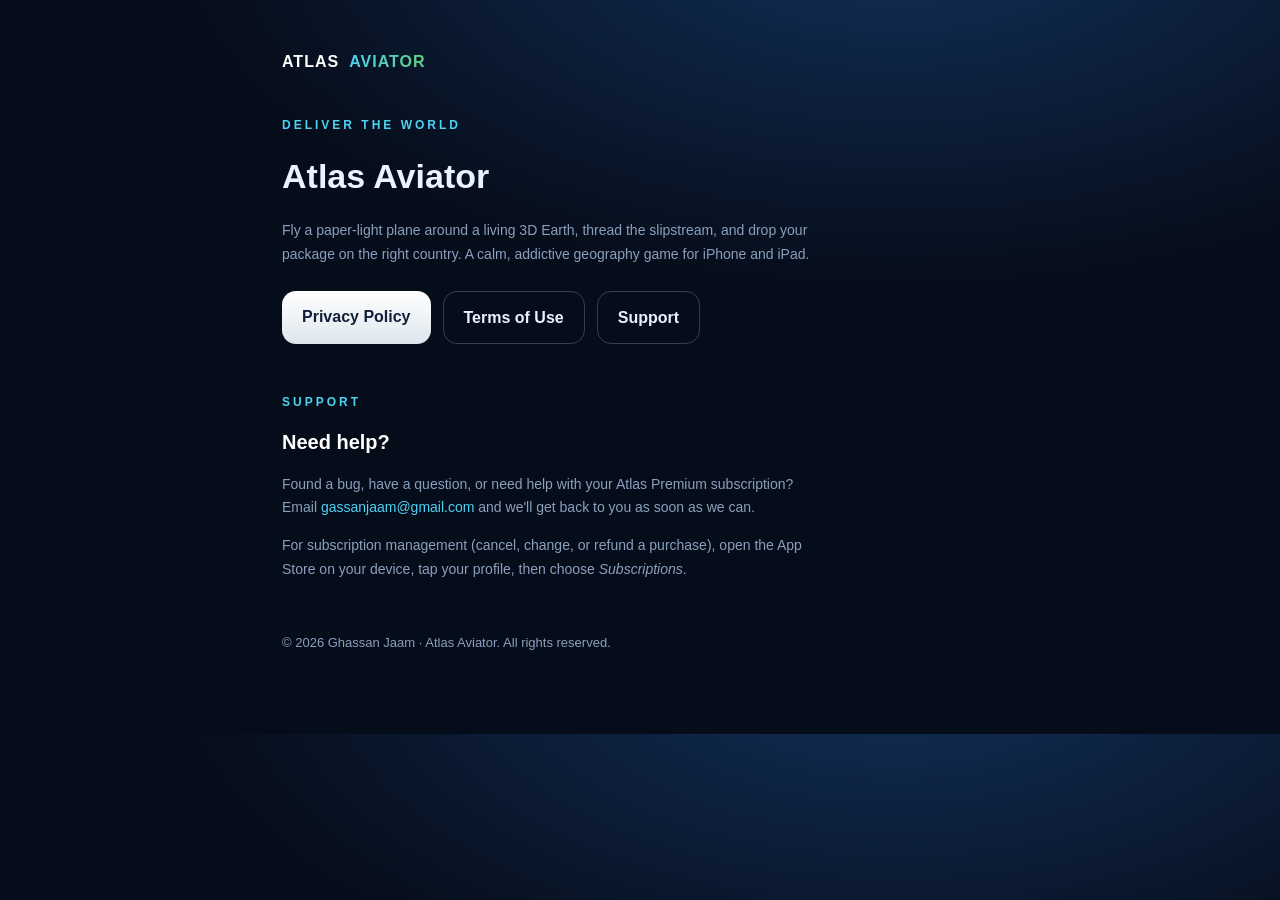
<file: index.html>
<!DOCTYPE html>
<html lang="en">
<head>
  <meta charset="UTF-8" />
  <meta name="viewport" content="width=device-width, initial-scale=1.0" />
  <title>Atlas Aviator</title>
  <meta name="description" content="Atlas Aviator — fly a plane around a 3D Earth and deliver packages to countries around the world." />
  <link rel="stylesheet" href="styles.css" />
</head>
<body>
  <main class="wrap">
    <a class="brand" href="./"><span class="a">ATLAS</span><span class="b">AVIATOR</span></a>

    <p class="kicker" style="margin-top:40px;">Deliver the world</p>
    <h1>Atlas Aviator</h1>
    <p class="muted" style="max-width:540px;">
      Fly a paper-light plane around a living 3D Earth, thread the slipstream, and
      drop your package on the right country. A calm, addictive geography game for
      iPhone and iPad.
    </p>

    <div class="links">
      <a class="btn" href="privacy.html">Privacy Policy</a>
      <a class="btn ghost" href="terms.html">Terms of Use</a>
      <a class="btn ghost" href="support.html">Support</a>
    </div>

    <section id="support" style="margin-top:48px;max-width:540px;">
      <p class="kicker">Support</p>
      <h2 style="margin:6px 0 12px;">Need help?</h2>
      <p class="muted">
        Found a bug, have a question, or need help with your Atlas Premium
        subscription? Email
        <a href="mailto:gassanjaam@gmail.com">gassanjaam@gmail.com</a>
        and we'll get back to you as soon as we can.
      </p>
      <p class="muted" style="margin-top:10px;">
        For subscription management (cancel, change, or refund a purchase),
        open the App Store on your device, tap your profile, then choose
        <em>Subscriptions</em>.
      </p>
    </section>

    <footer>
      © 2026 Ghassan Jaam · Atlas Aviator. All rights reserved.
    </footer>
  </main>
</body>
</html>
</file>
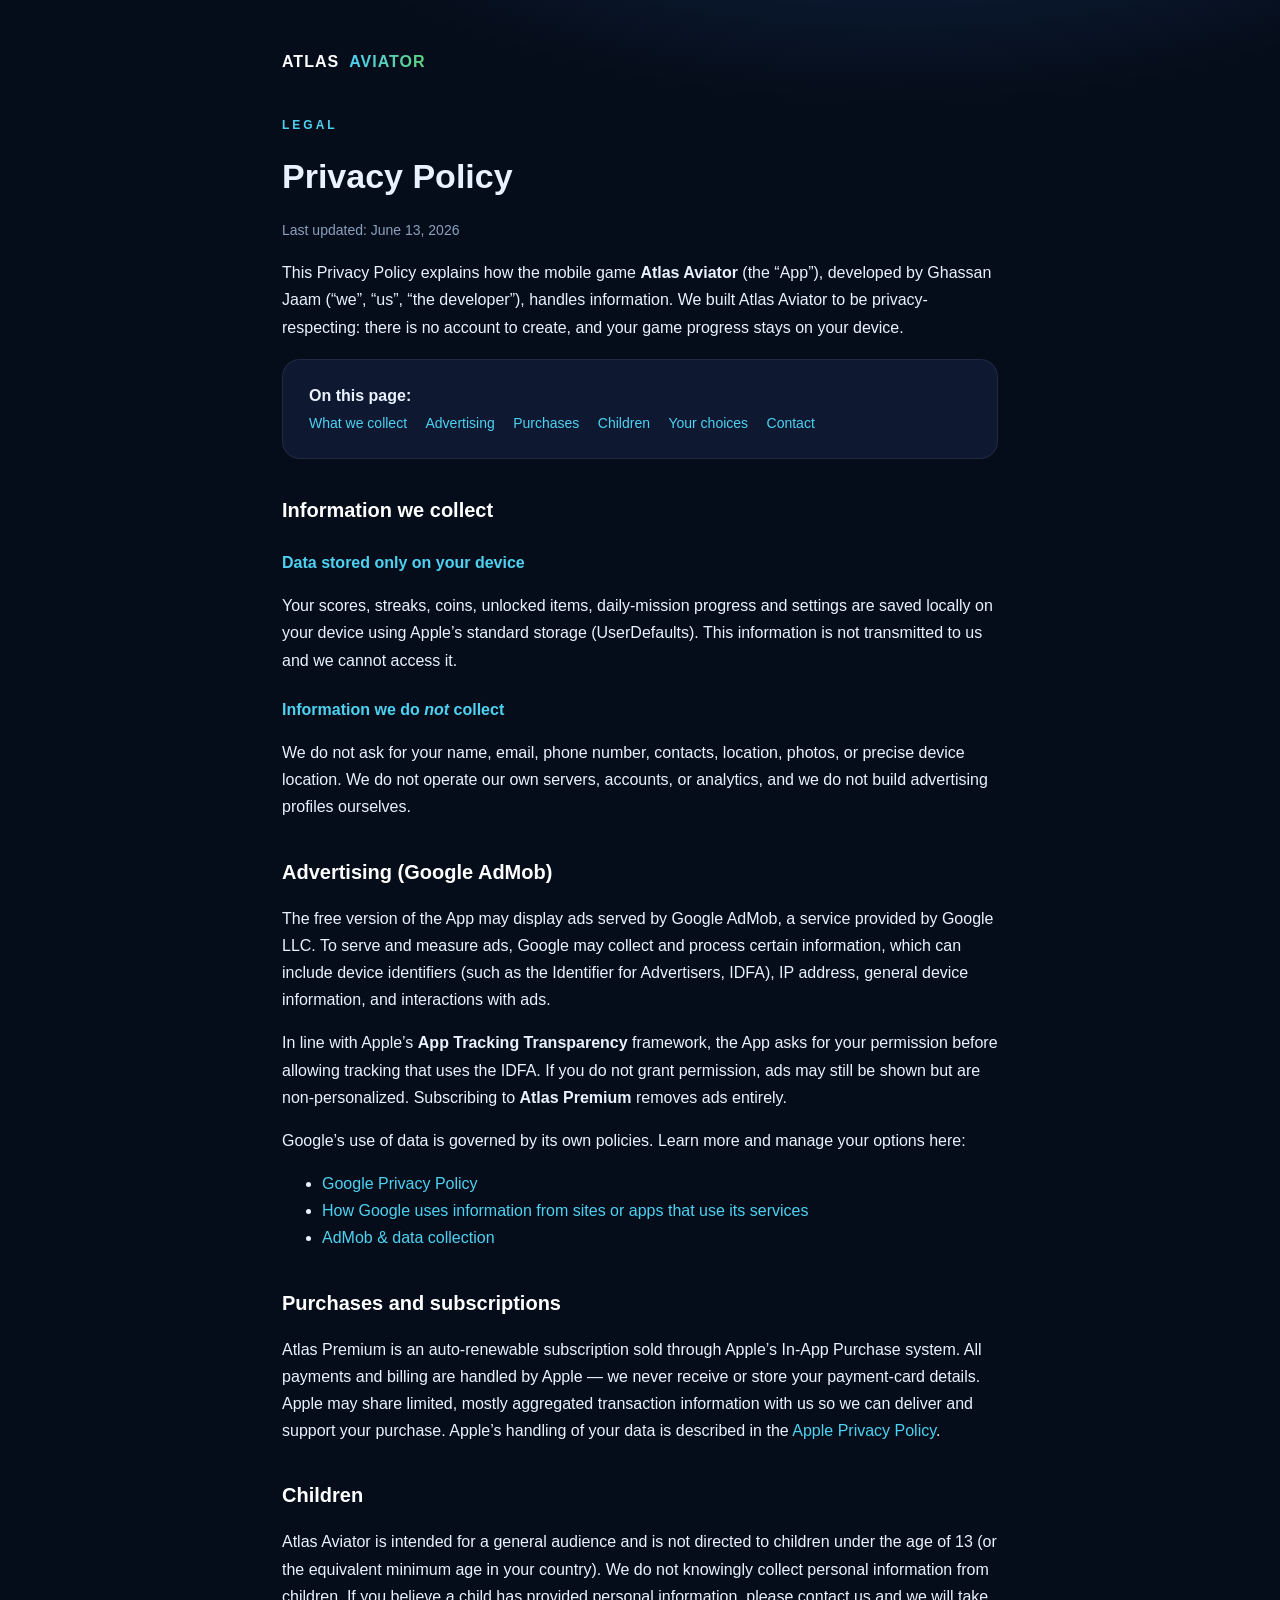
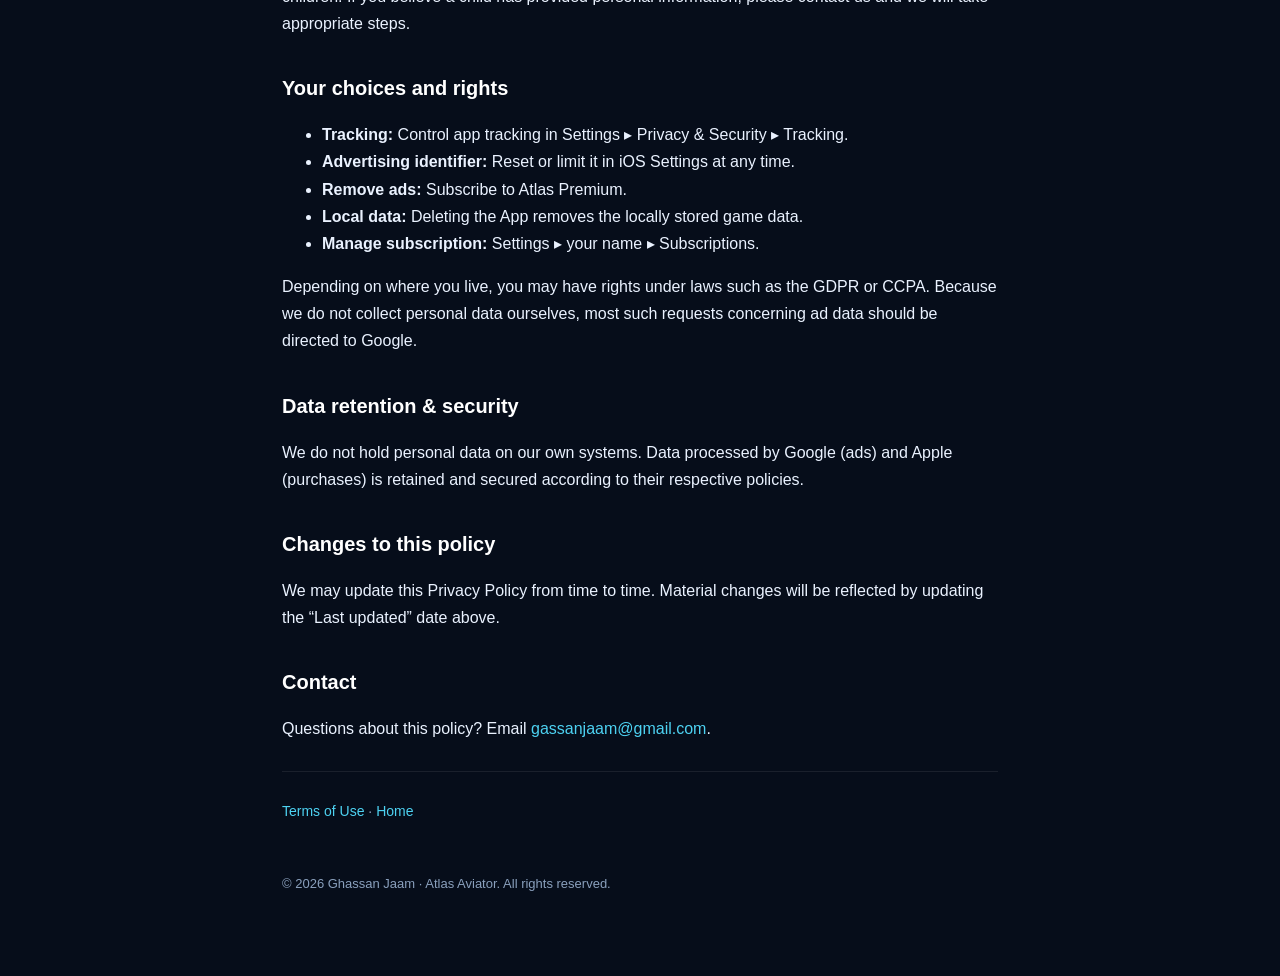
<file: privacy.html>
<!DOCTYPE html>
<html lang="en">
<head>
  <meta charset="UTF-8" />
  <meta name="viewport" content="width=device-width, initial-scale=1.0" />
  <title>Privacy Policy — Atlas Aviator</title>
  <link rel="stylesheet" href="styles.css" />
</head>
<body>
  <main class="wrap">
    <a class="brand" href="./"><span class="a">ATLAS</span><span class="b">AVIATOR</span></a>

    <p class="kicker" style="margin-top:40px;">Legal</p>
    <h1>Privacy Policy</h1>
    <p class="muted">Last updated: June 13, 2026</p>

    <p>
      This Privacy Policy explains how the mobile game <strong>Atlas Aviator</strong>
      (the “App”), developed by Ghassan Jaam (“we”, “us”, “the developer”), handles
      information. We built Atlas Aviator to be privacy-respecting: there is no account
      to create, and your game progress stays on your device.
    </p>

    <div class="card toc">
      <strong>On this page:</strong><br />
      <a href="#collect">What we collect</a>
      <a href="#ads">Advertising</a>
      <a href="#purchases">Purchases</a>
      <a href="#children">Children</a>
      <a href="#choices">Your choices</a>
      <a href="#contact">Contact</a>
    </div>

    <h2 id="collect">Information we collect</h2>

    <h3>Data stored only on your device</h3>
    <p>
      Your scores, streaks, coins, unlocked items, daily-mission progress and
      settings are saved locally on your device using Apple’s standard storage
      (UserDefaults). This information is not transmitted to us and we cannot access it.
    </p>

    <h3>Information we do <em>not</em> collect</h3>
    <p>
      We do not ask for your name, email, phone number, contacts, location, photos,
      or precise device location. We do not operate our own servers, accounts, or
      analytics, and we do not build advertising profiles ourselves.
    </p>

    <h2 id="ads">Advertising (Google AdMob)</h2>
    <p>
      The free version of the App may display ads served by Google AdMob, a service
      provided by Google LLC. To serve and measure ads, Google may collect and process
      certain information, which can include device identifiers (such as the Identifier
      for Advertisers, IDFA), IP address, general device information, and interactions
      with ads.
    </p>
    <p>
      In line with Apple’s <strong>App Tracking Transparency</strong> framework, the App
      asks for your permission before allowing tracking that uses the IDFA. If you do not
      grant permission, ads may still be shown but are non-personalized. Subscribing to
      <strong>Atlas Premium</strong> removes ads entirely.
    </p>
    <p>
      Google’s use of data is governed by its own policies. Learn more and manage your
      options here:
    </p>
    <ul>
      <li><a href="https://policies.google.com/privacy" target="_blank" rel="noopener">Google Privacy Policy</a></li>
      <li><a href="https://policies.google.com/technologies/partner-sites" target="_blank" rel="noopener">How Google uses information from sites or apps that use its services</a></li>
      <li><a href="https://support.google.com/admob/answer/6128543" target="_blank" rel="noopener">AdMob &amp; data collection</a></li>
    </ul>

    <h2 id="purchases">Purchases and subscriptions</h2>
    <p>
      Atlas Premium is an auto-renewable subscription sold through Apple’s In-App
      Purchase system. All payments and billing are handled by Apple — we never receive
      or store your payment-card details. Apple may share limited, mostly aggregated
      transaction information with us so we can deliver and support your purchase. Apple’s
      handling of your data is described in the
      <a href="https://www.apple.com/legal/privacy/" target="_blank" rel="noopener">Apple Privacy Policy</a>.
    </p>

    <h2 id="children">Children</h2>
    <p>
      Atlas Aviator is intended for a general audience and is not directed to children
      under the age of 13 (or the equivalent minimum age in your country). We do not
      knowingly collect personal information from children. If you believe a child has
      provided personal information, please contact us and we will take appropriate steps.
    </p>

    <h2 id="choices">Your choices and rights</h2>
    <ul>
      <li><strong>Tracking:</strong> Control app tracking in Settings ▸ Privacy &amp; Security ▸ Tracking.</li>
      <li><strong>Advertising identifier:</strong> Reset or limit it in iOS Settings at any time.</li>
      <li><strong>Remove ads:</strong> Subscribe to Atlas Premium.</li>
      <li><strong>Local data:</strong> Deleting the App removes the locally stored game data.</li>
      <li><strong>Manage subscription:</strong> Settings ▸ your name ▸ Subscriptions.</li>
    </ul>
    <p>
      Depending on where you live, you may have rights under laws such as the GDPR or
      CCPA. Because we do not collect personal data ourselves, most such requests
      concerning ad data should be directed to Google.
    </p>

    <h2>Data retention &amp; security</h2>
    <p>
      We do not hold personal data on our own systems. Data processed by Google (ads)
      and Apple (purchases) is retained and secured according to their respective policies.
    </p>

    <h2>Changes to this policy</h2>
    <p>
      We may update this Privacy Policy from time to time. Material changes will be
      reflected by updating the “Last updated” date above.
    </p>

    <h2 id="contact">Contact</h2>
    <p>
      Questions about this policy? Email
      <a href="mailto:gassanjaam@gmail.com">gassanjaam@gmail.com</a>.
    </p>

    <hr />
    <p class="muted">
      <a href="terms.html">Terms of Use</a> · <a href="./">Home</a>
    </p>
    <footer>© 2026 Ghassan Jaam · Atlas Aviator. All rights reserved.</footer>
  </main>
</body>
</html>
</file>
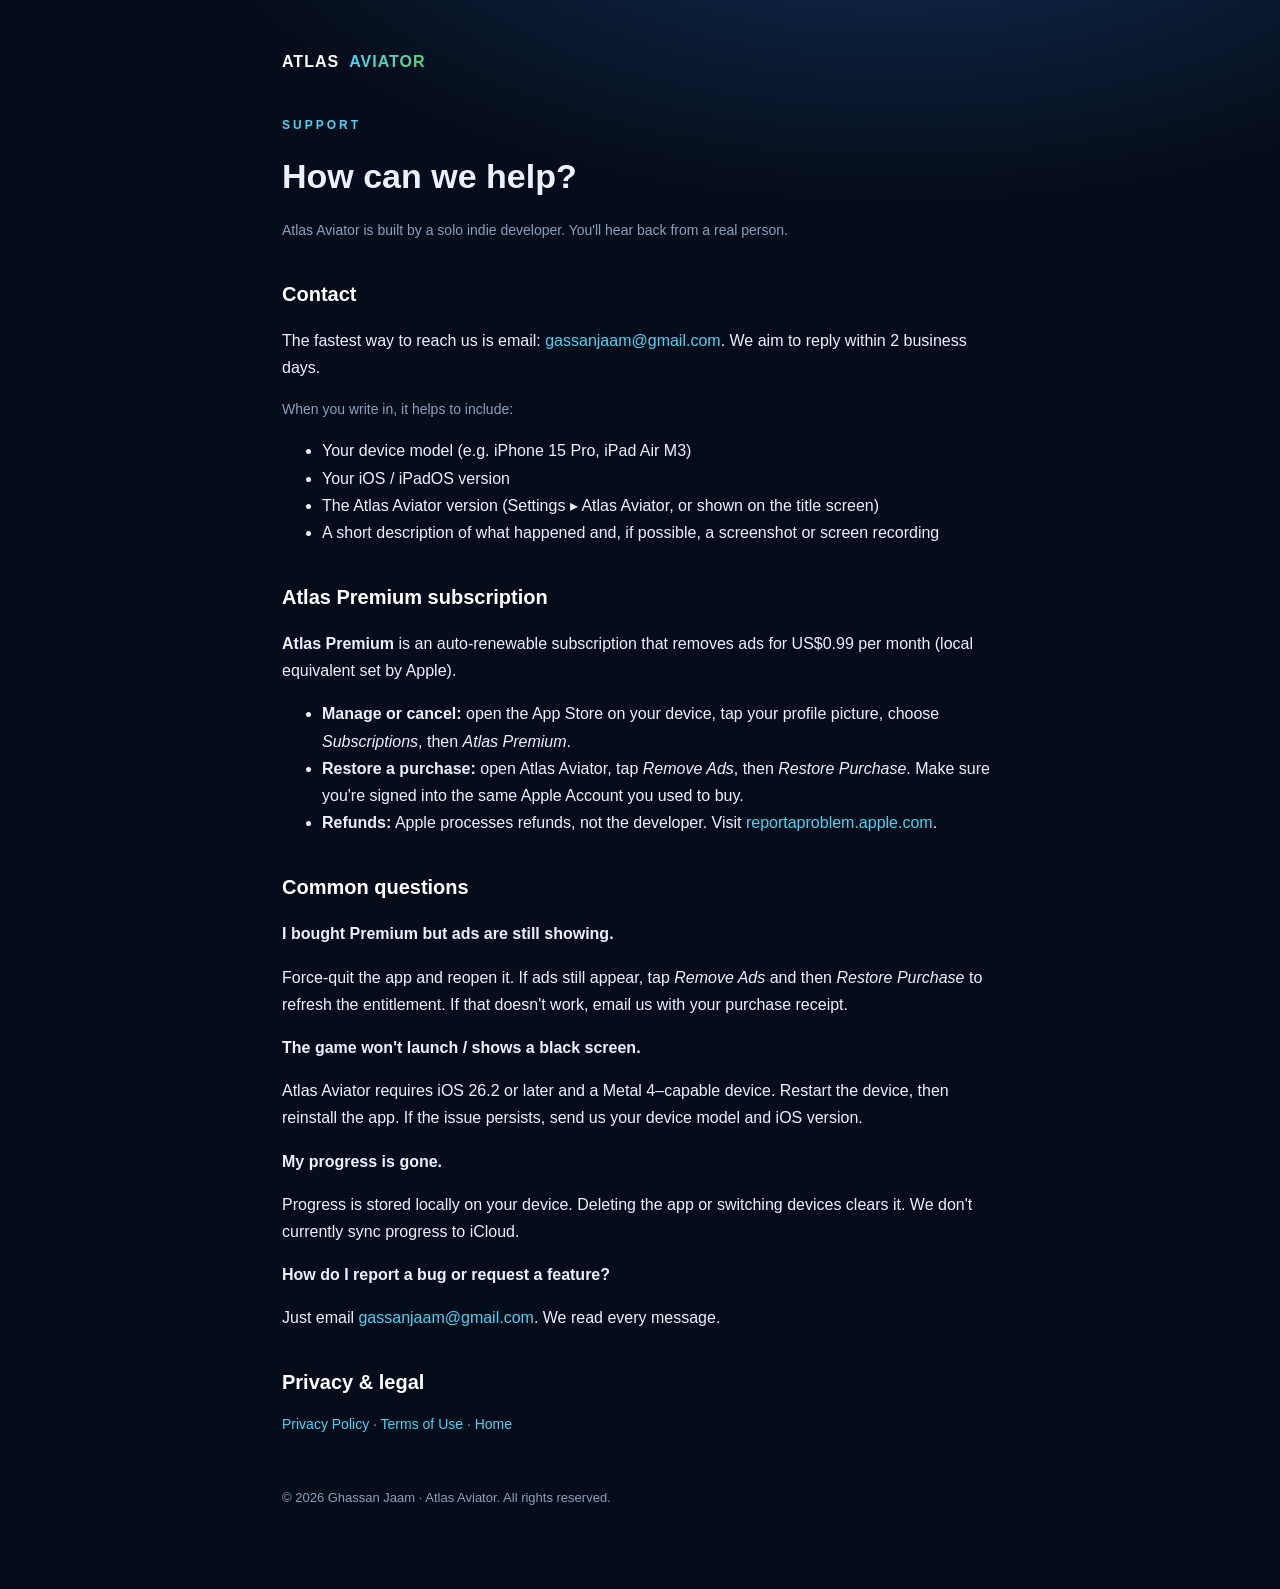
<file: support.html>
<!DOCTYPE html>
<html lang="en">
<head>
  <meta charset="UTF-8" />
  <meta name="viewport" content="width=device-width, initial-scale=1.0" />
  <title>Support — Atlas Aviator</title>
  <meta name="description" content="Get help with Atlas Aviator — bug reports, questions, and Atlas Premium subscription support." />
  <link rel="stylesheet" href="styles.css" />
</head>
<body>
  <main class="wrap">
    <a class="brand" href="./"><span class="a">ATLAS</span><span class="b">AVIATOR</span></a>

    <p class="kicker" style="margin-top:40px;">Support</p>
    <h1>How can we help?</h1>
    <p class="muted">
      Atlas Aviator is built by a solo indie developer. You'll hear back from a real person.
    </p>

    <h2>Contact</h2>
    <p>
      The fastest way to reach us is email:
      <a href="mailto:gassanjaam@gmail.com">gassanjaam@gmail.com</a>.
      We aim to reply within 2 business days.
    </p>
    <p class="muted">
      When you write in, it helps to include:
    </p>
    <ul>
      <li>Your device model (e.g. iPhone 15 Pro, iPad Air M3)</li>
      <li>Your iOS / iPadOS version</li>
      <li>The Atlas Aviator version (Settings ▸ Atlas Aviator, or shown on the title screen)</li>
      <li>A short description of what happened and, if possible, a screenshot or screen recording</li>
    </ul>

    <h2>Atlas Premium subscription</h2>
    <p>
      <strong>Atlas Premium</strong> is an auto-renewable subscription that removes
      ads for US$0.99 per month (local equivalent set by Apple).
    </p>
    <ul>
      <li><strong>Manage or cancel:</strong> open the App Store on your device, tap your profile picture, choose <em>Subscriptions</em>, then <em>Atlas Premium</em>.</li>
      <li><strong>Restore a purchase:</strong> open Atlas Aviator, tap <em>Remove Ads</em>, then <em>Restore Purchase</em>. Make sure you're signed into the same Apple Account you used to buy.</li>
      <li><strong>Refunds:</strong> Apple processes refunds, not the developer. Visit <a href="https://reportaproblem.apple.com" target="_blank" rel="noopener">reportaproblem.apple.com</a>.</li>
    </ul>

    <h2>Common questions</h2>
    <p><strong>I bought Premium but ads are still showing.</strong></p>
    <p>
      Force-quit the app and reopen it. If ads still appear, tap <em>Remove Ads</em>
      and then <em>Restore Purchase</em> to refresh the entitlement. If that
      doesn't work, email us with your purchase receipt.
    </p>

    <p><strong>The game won't launch / shows a black screen.</strong></p>
    <p>
      Atlas Aviator requires iOS 26.2 or later and a Metal 4–capable device.
      Restart the device, then reinstall the app. If the issue persists, send
      us your device model and iOS version.
    </p>

    <p><strong>My progress is gone.</strong></p>
    <p>
      Progress is stored locally on your device. Deleting the app or switching
      devices clears it. We don't currently sync progress to iCloud.
    </p>

    <p><strong>How do I report a bug or request a feature?</strong></p>
    <p>
      Just email <a href="mailto:gassanjaam@gmail.com">gassanjaam@gmail.com</a>.
      We read every message.
    </p>

    <h2>Privacy & legal</h2>
    <p class="muted">
      <a href="privacy.html">Privacy Policy</a> ·
      <a href="terms.html">Terms of Use</a> ·
      <a href="./">Home</a>
    </p>

    <footer>© 2026 Ghassan Jaam · Atlas Aviator. All rights reserved.</footer>
  </main>
</body>
</html>
</file>
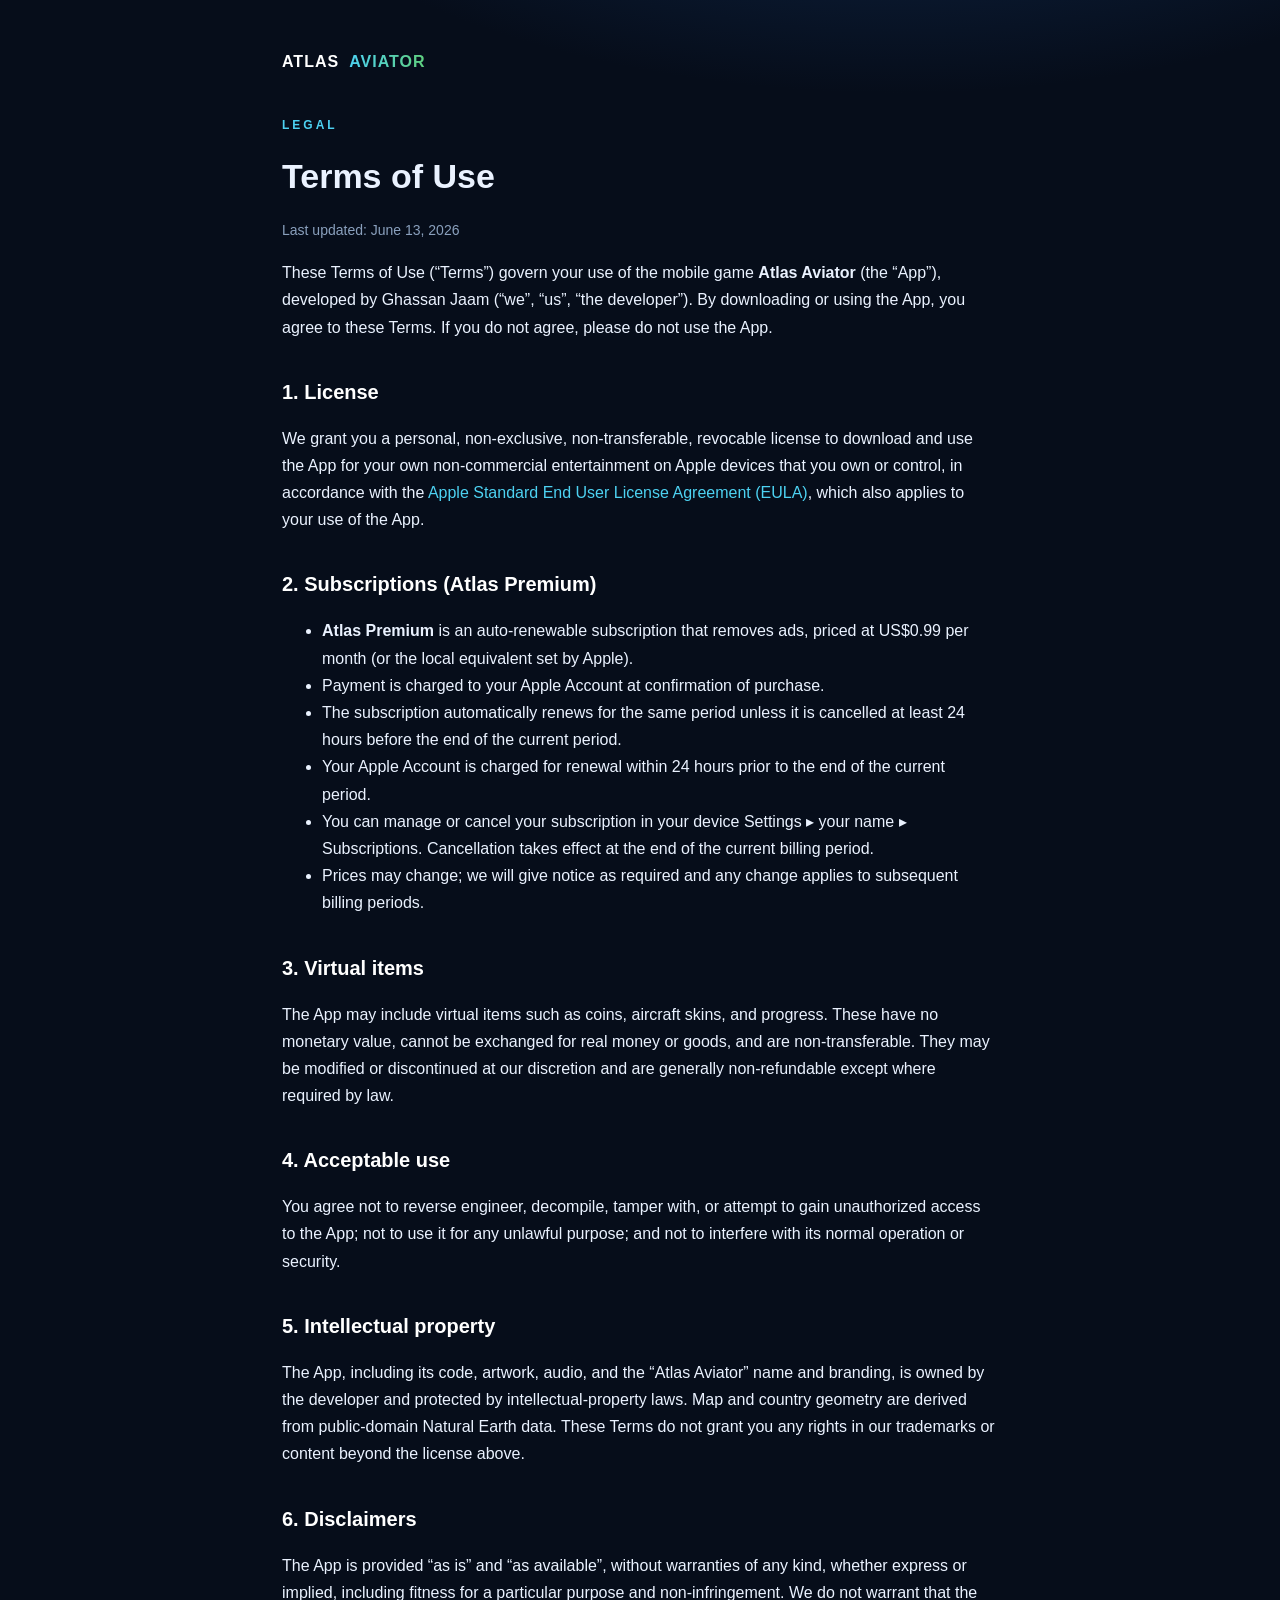
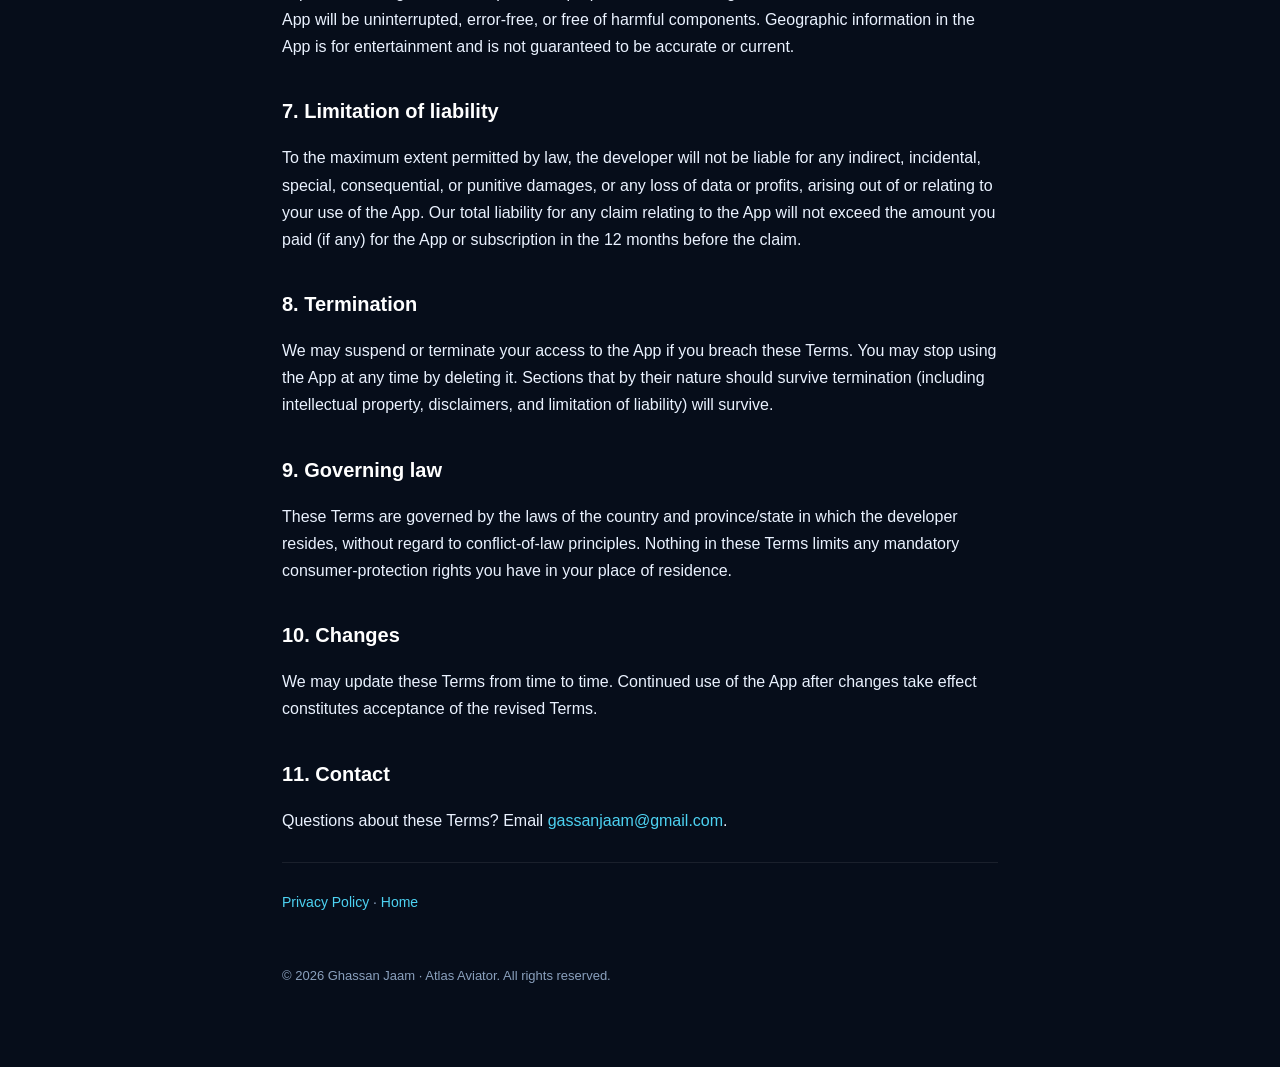
<file: terms.html>
<!DOCTYPE html>
<html lang="en">
<head>
  <meta charset="UTF-8" />
  <meta name="viewport" content="width=device-width, initial-scale=1.0" />
  <title>Terms of Use — Atlas Aviator</title>
  <link rel="stylesheet" href="styles.css" />
</head>
<body>
  <main class="wrap">
    <a class="brand" href="./"><span class="a">ATLAS</span><span class="b">AVIATOR</span></a>

    <p class="kicker" style="margin-top:40px;">Legal</p>
    <h1>Terms of Use</h1>
    <p class="muted">Last updated: June 13, 2026</p>

    <p>
      These Terms of Use (“Terms”) govern your use of the mobile game
      <strong>Atlas Aviator</strong> (the “App”), developed by Ghassan Jaam
      (“we”, “us”, “the developer”). By downloading or using the App, you agree to
      these Terms. If you do not agree, please do not use the App.
    </p>

    <h2>1. License</h2>
    <p>
      We grant you a personal, non-exclusive, non-transferable, revocable license to
      download and use the App for your own non-commercial entertainment on Apple
      devices that you own or control, in accordance with the
      <a href="https://www.apple.com/legal/internet-services/itunes/dev/stdeula/" target="_blank" rel="noopener">Apple Standard End User License Agreement (EULA)</a>,
      which also applies to your use of the App.
    </p>

    <h2>2. Subscriptions (Atlas Premium)</h2>
    <ul>
      <li><strong>Atlas Premium</strong> is an auto-renewable subscription that removes ads, priced at US$0.99 per month (or the local equivalent set by Apple).</li>
      <li>Payment is charged to your Apple Account at confirmation of purchase.</li>
      <li>The subscription automatically renews for the same period unless it is cancelled at least 24 hours before the end of the current period.</li>
      <li>Your Apple Account is charged for renewal within 24 hours prior to the end of the current period.</li>
      <li>You can manage or cancel your subscription in your device Settings ▸ your name ▸ Subscriptions. Cancellation takes effect at the end of the current billing period.</li>
      <li>Prices may change; we will give notice as required and any change applies to subsequent billing periods.</li>
    </ul>

    <h2>3. Virtual items</h2>
    <p>
      The App may include virtual items such as coins, aircraft skins, and progress.
      These have no monetary value, cannot be exchanged for real money or goods, and are
      non-transferable. They may be modified or discontinued at our discretion and are
      generally non-refundable except where required by law.
    </p>

    <h2>4. Acceptable use</h2>
    <p>
      You agree not to reverse engineer, decompile, tamper with, or attempt to gain
      unauthorized access to the App; not to use it for any unlawful purpose; and not to
      interfere with its normal operation or security.
    </p>

    <h2>5. Intellectual property</h2>
    <p>
      The App, including its code, artwork, audio, and the “Atlas Aviator” name and
      branding, is owned by the developer and protected by intellectual-property laws.
      Map and country geometry are derived from public-domain Natural Earth data. These
      Terms do not grant you any rights in our trademarks or content beyond the license above.
    </p>

    <h2>6. Disclaimers</h2>
    <p>
      The App is provided “as is” and “as available”, without warranties of any kind,
      whether express or implied, including fitness for a particular purpose and
      non-infringement. We do not warrant that the App will be uninterrupted, error-free,
      or free of harmful components. Geographic information in the App is for entertainment
      and is not guaranteed to be accurate or current.
    </p>

    <h2>7. Limitation of liability</h2>
    <p>
      To the maximum extent permitted by law, the developer will not be liable for any
      indirect, incidental, special, consequential, or punitive damages, or any loss of
      data or profits, arising out of or relating to your use of the App. Our total
      liability for any claim relating to the App will not exceed the amount you paid (if
      any) for the App or subscription in the 12 months before the claim.
    </p>

    <h2>8. Termination</h2>
    <p>
      We may suspend or terminate your access to the App if you breach these Terms. You
      may stop using the App at any time by deleting it. Sections that by their nature
      should survive termination (including intellectual property, disclaimers, and
      limitation of liability) will survive.
    </p>

    <h2>9. Governing law</h2>
    <p>
      These Terms are governed by the laws of the country and province/state in which the
      developer resides, without regard to conflict-of-law principles. Nothing in these
      Terms limits any mandatory consumer-protection rights you have in your place of residence.
    </p>

    <h2>10. Changes</h2>
    <p>
      We may update these Terms from time to time. Continued use of the App after changes
      take effect constitutes acceptance of the revised Terms.
    </p>

    <h2>11. Contact</h2>
    <p>
      Questions about these Terms? Email
      <a href="mailto:gassanjaam@gmail.com">gassanjaam@gmail.com</a>.
    </p>

    <hr />
    <p class="muted">
      <a href="privacy.html">Privacy Policy</a> · <a href="./">Home</a>
    </p>
    <footer>© 2026 Ghassan Jaam · Atlas Aviator. All rights reserved.</footer>
  </main>
</body>
</html>
</file>
<file: styles.css>
:root {
  --navy: #060d1a;
  --panel: #0e1830;
  --ink: #eaf2ff;
  --muted: #8aa0bd;
  --cyan: #4dd2f2;
  --green: #5fcf7e;
}
* { box-sizing: border-box; }
html { scroll-behavior: smooth; }
body {
  margin: 0;
  background: radial-gradient(1200px 600px at 70% -10%, #12305a 0%, transparent 60%), var(--navy);
  color: var(--ink);
  font-family: -apple-system, BlinkMacSystemFont, "Segoe UI", Roboto, Helvetica, Arial, sans-serif;
  line-height: 1.7;
  -webkit-font-smoothing: antialiased;
}
.wrap { max-width: 760px; margin: 0 auto; padding: 48px 22px 80px; }
.brand {
  display: inline-flex; align-items: center; gap: 10px;
  font-weight: 800; letter-spacing: 1px; text-decoration: none; color: var(--ink);
}
.brand .a { color: #fff; }
.brand .b { background: linear-gradient(90deg, var(--cyan), var(--green));
  -webkit-background-clip: text; background-clip: text; color: transparent; }
.kicker { color: var(--cyan); letter-spacing: 3px; font-size: 12px; font-weight: 800; text-transform: uppercase; }
h1 { font-size: 34px; font-weight: 800; margin: 10px 0 4px; }
h2 { font-size: 20px; font-weight: 800; margin: 34px 0 8px; color: #fff; }
h3 { font-size: 16px; font-weight: 700; margin: 22px 0 4px; color: var(--cyan); }
p, li { color: var(--ink); }
.muted { color: var(--muted); font-size: 14px; }
a { color: var(--cyan); text-decoration: none; }
a:hover { text-decoration: underline; }
hr { border: none; border-top: 1px solid rgba(255,255,255,0.08); margin: 28px 0; }
.card {
  background: var(--panel); border: 1px solid rgba(255,255,255,0.08);
  border-radius: 18px; padding: 22px 26px; margin-top: 18px;
}
.links { display: flex; flex-wrap: wrap; gap: 12px; margin-top: 24px; }
.btn {
  display: inline-block; padding: 12px 20px; border-radius: 14px; font-weight: 700;
  background: linear-gradient(180deg, #fff, #dfe6ee); color: #11203a;
}
.btn.ghost { background: transparent; color: var(--ink); border: 1px solid rgba(255,255,255,0.2); }
.toc a { display: inline-block; margin-right: 14px; font-size: 14px; }
footer { margin-top: 50px; color: var(--muted); font-size: 13px; }
</file>
